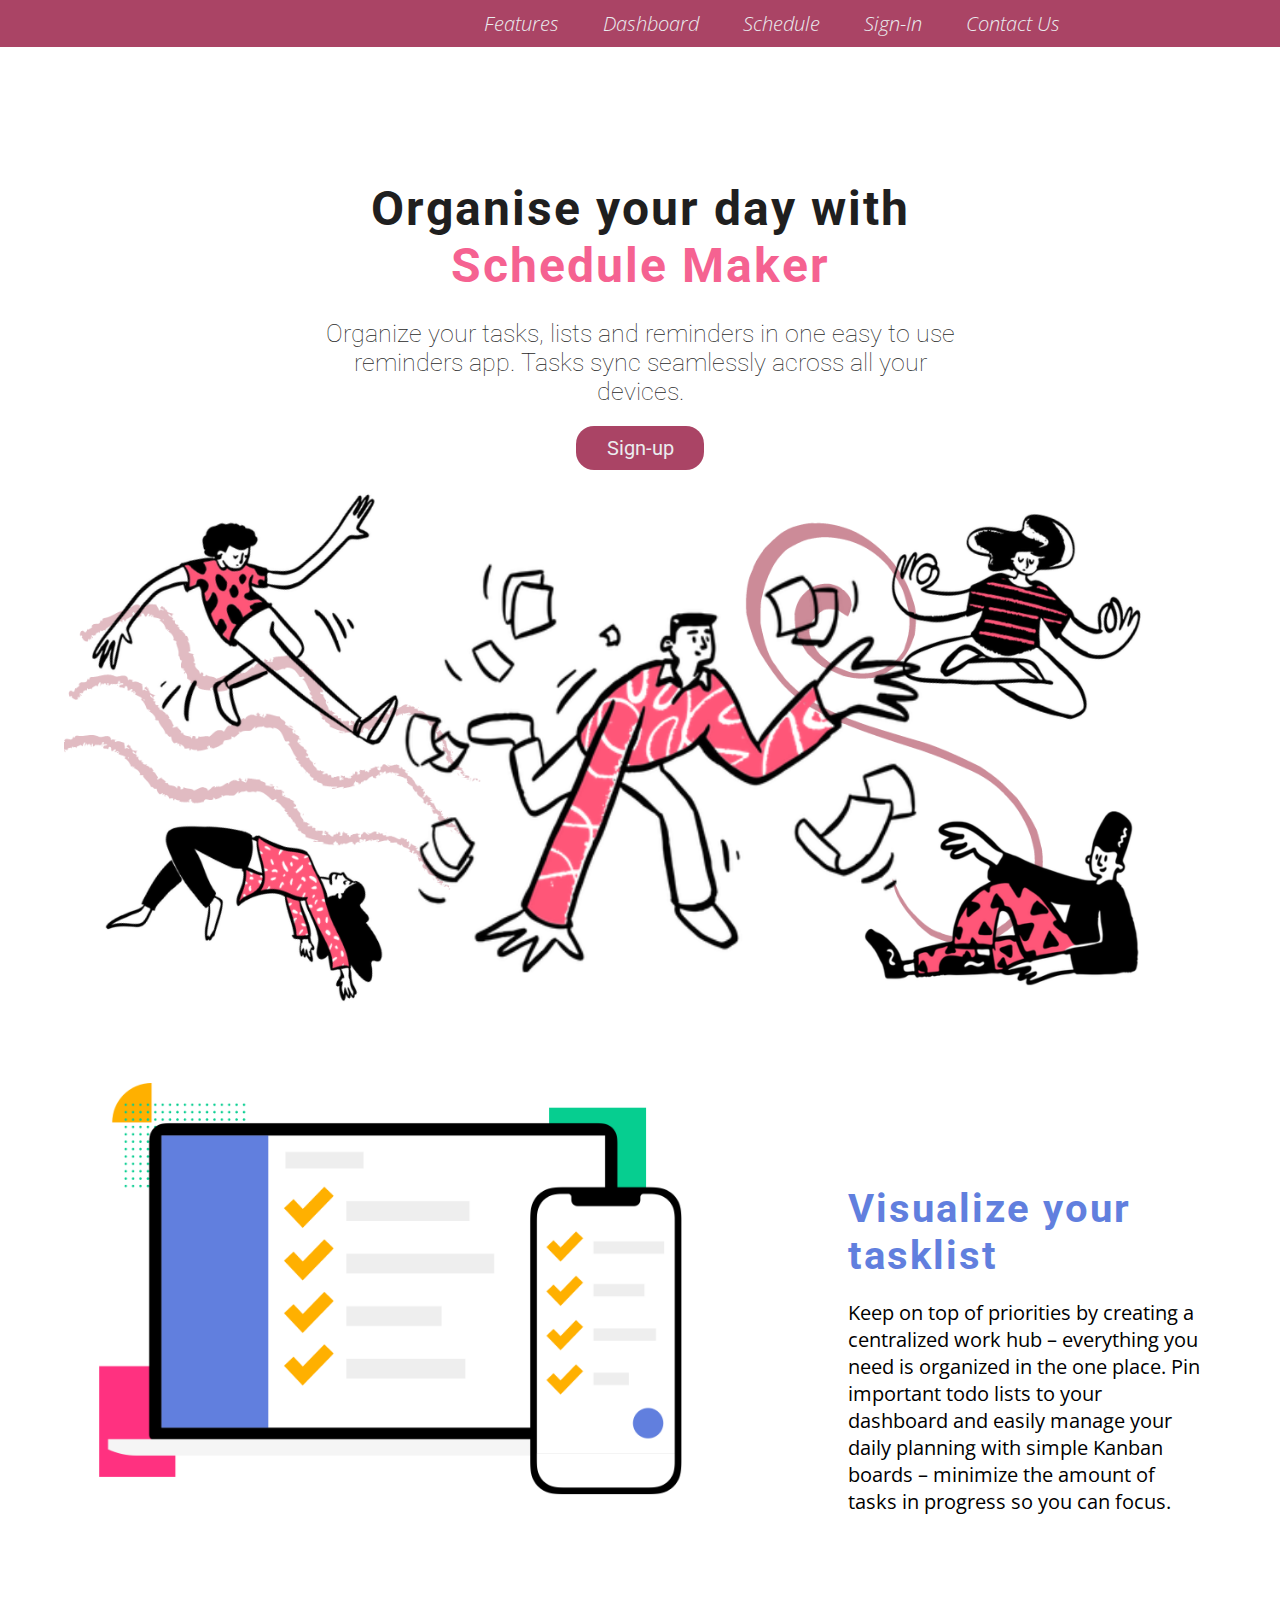
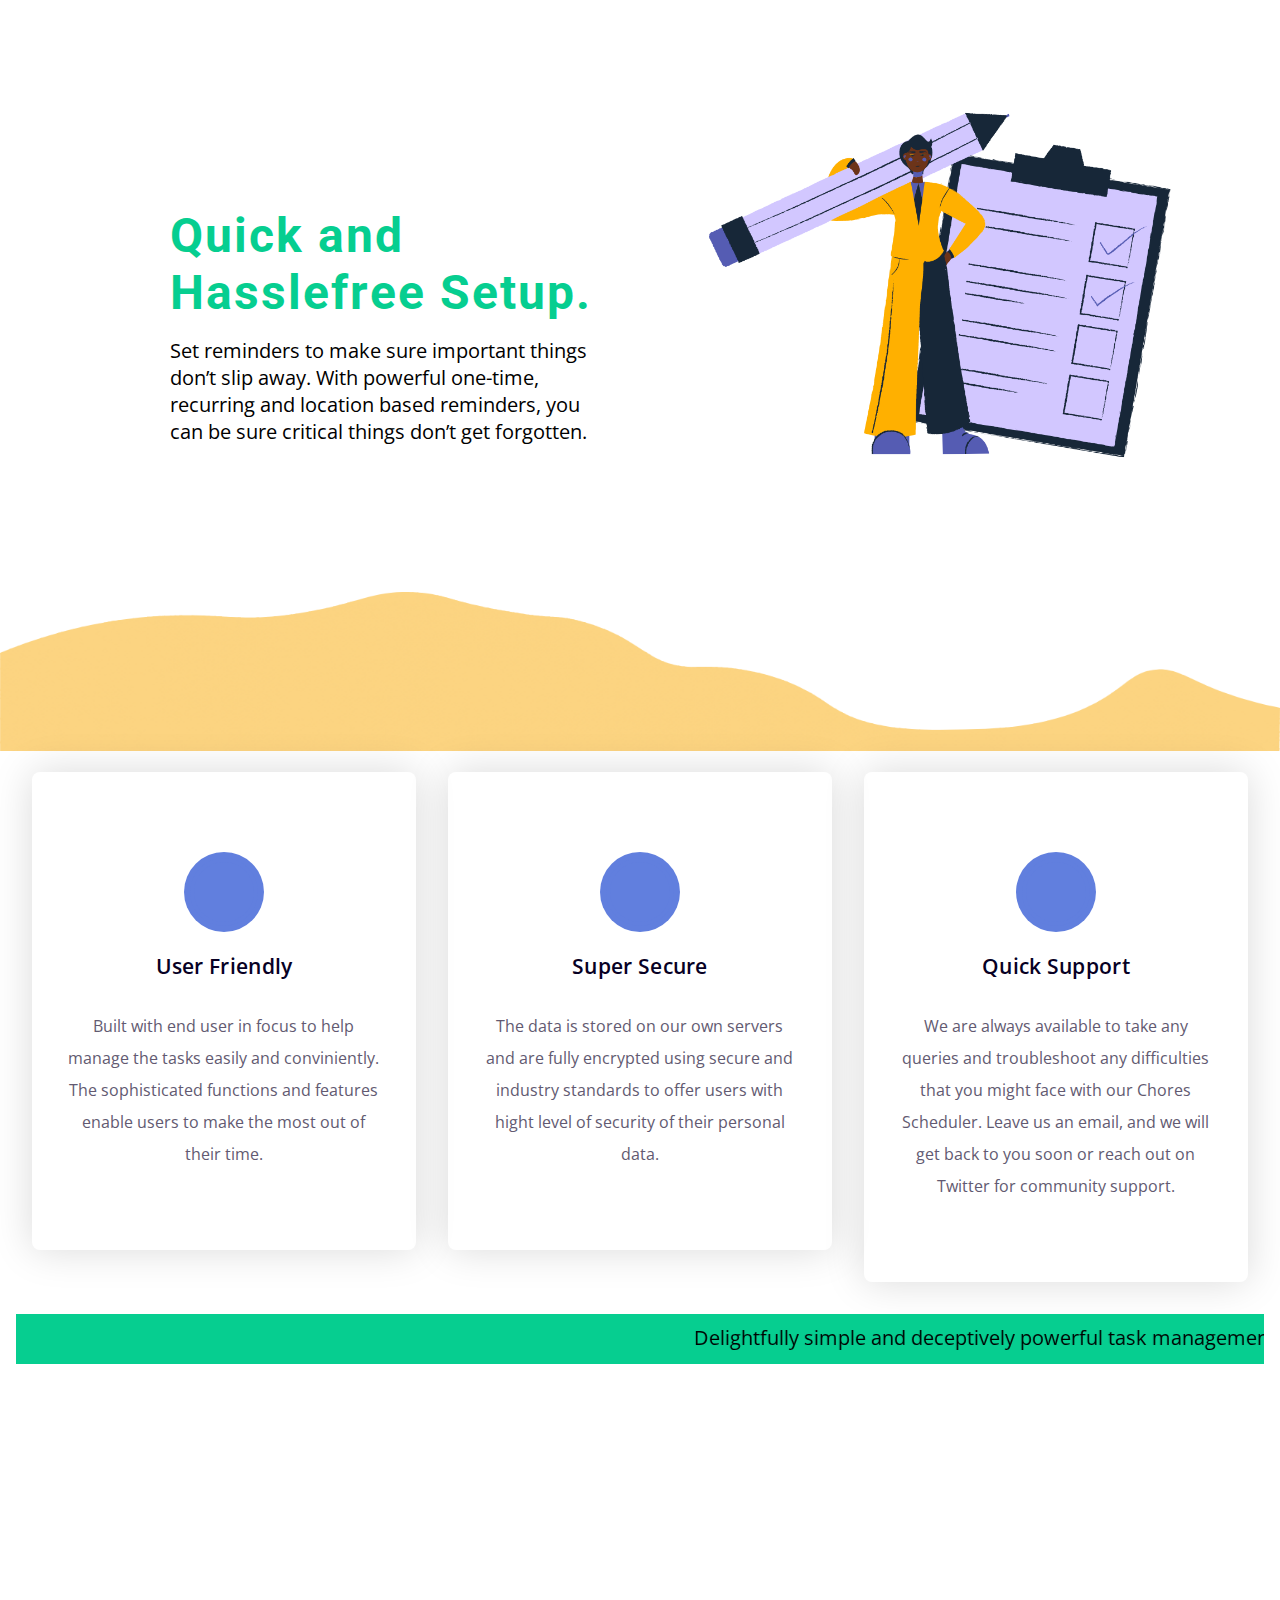
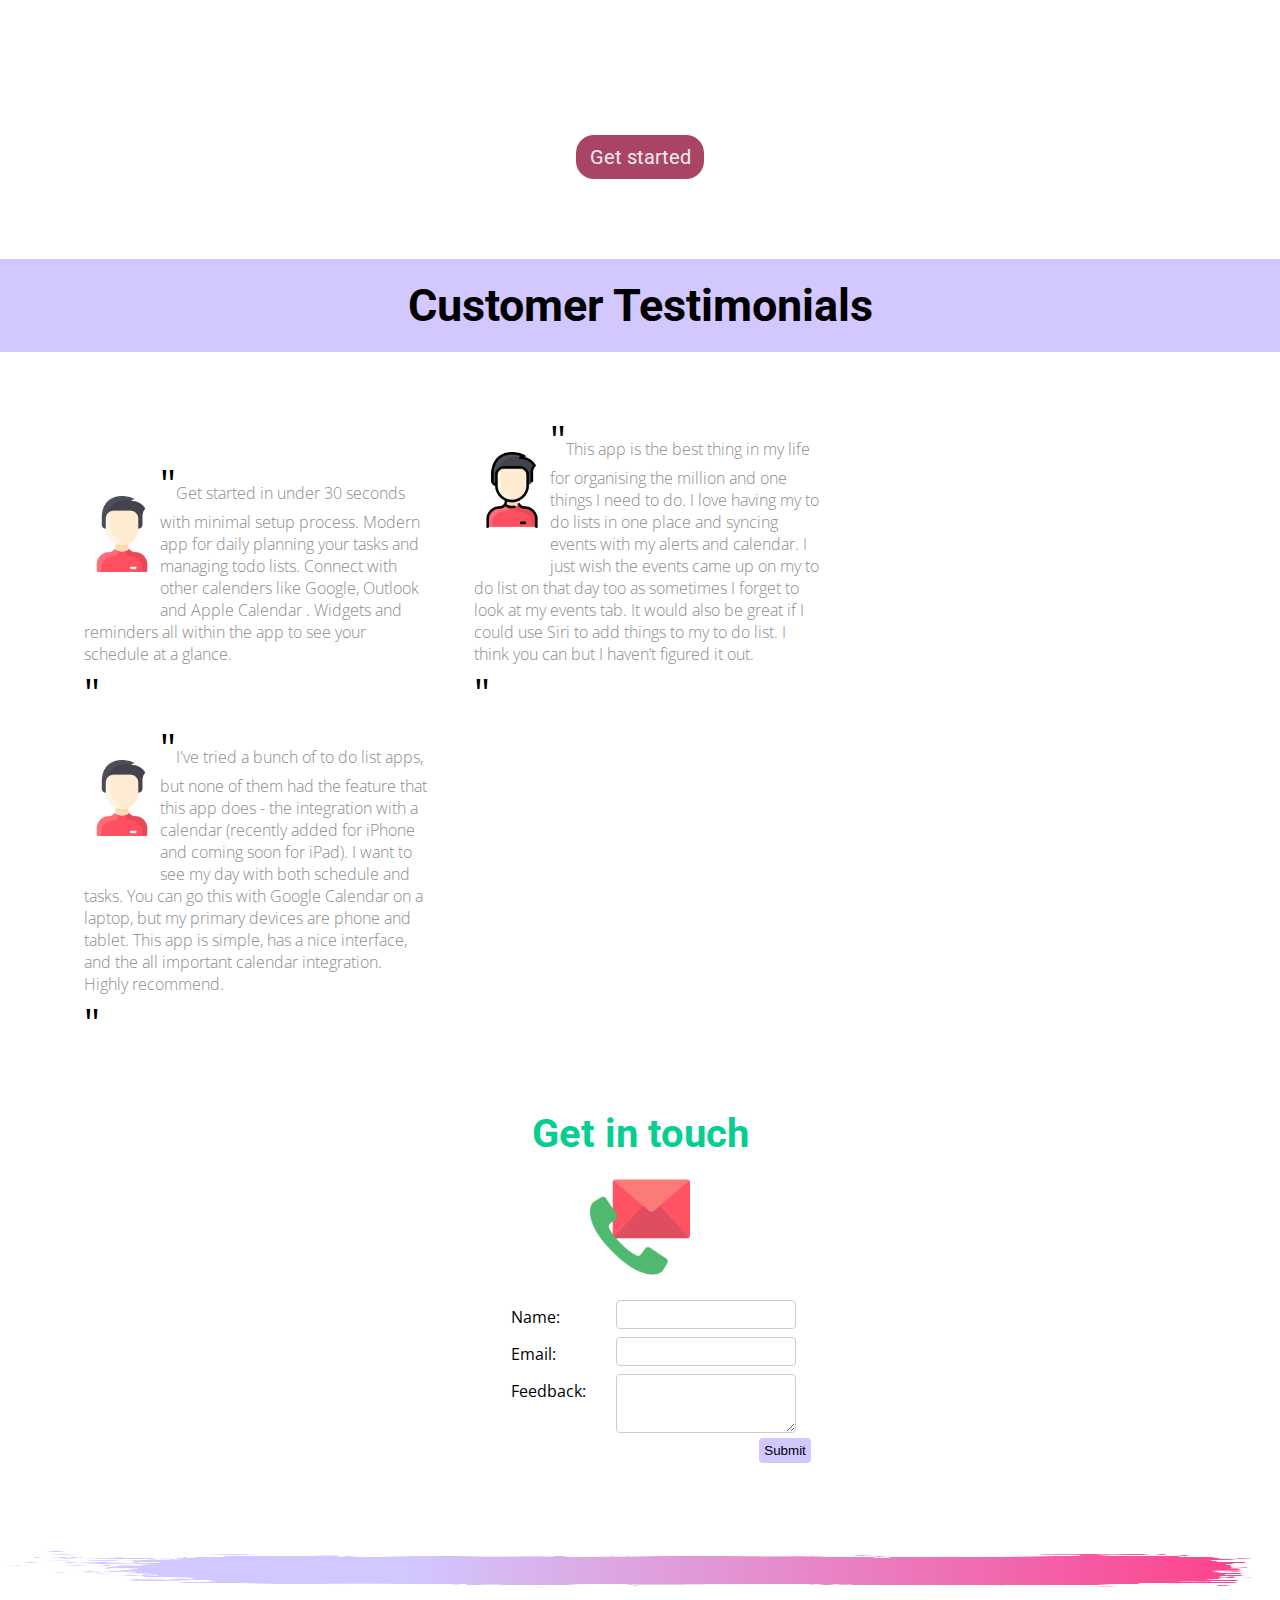
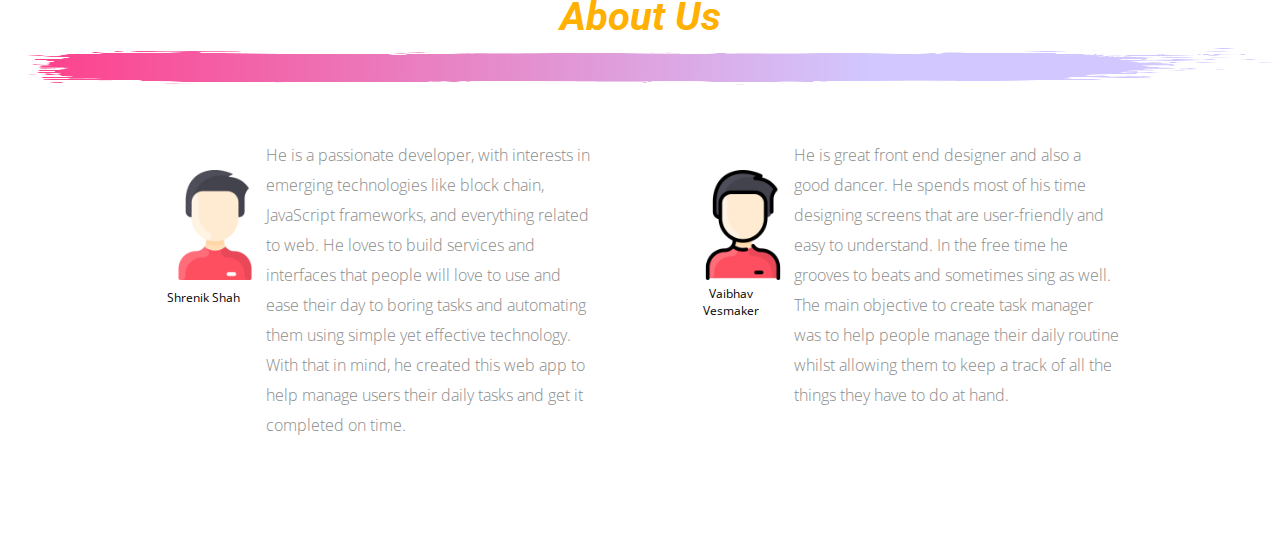
<file: index.html>
<!DOCTYPE html>
<html>

<head>
  <title>Your Personal Schedule Maker - Chores Scheduler</title>
  <meta name="description" content="Chores Schedules is the modern & simple daily planning app liked by millions of people worldwide. Make custom
  To-do list, create reminders and explore many more features crafted to maximise productivity.">
  <meta name="keywords" content="todo list, daily planning, reminders app, schedule maker">
  <meta name="robots" content="index, follow">
  <link rel="stylesheet" href="css/navbar.css">
  <link rel="stylesheet" href="css/features.css">
  <link rel="stylesheet" href="css/home.css">
  <meta viewport="width=device-width, initial-scale=1">
  <link rel="icon" href="/media/img/favicon.svg" type="image/x-icon">
  <!-- Google tag (gtag.js) -->
  <script async src="https://www.googletagmanager.com/gtag/js?id=G-NVHFQ6FBW0"></script>
  <script>
    window.dataLayer = window.dataLayer || [];
    function gtag() { dataLayer.push(arguments); }
    gtag('js', new Date());

    gtag('config', 'G-NVHFQ6FBW0');
  </script>
  <script type="text/javascript" src="JS/home.js" defer></script>
</head>

<body>
  <!-- Unordered List -->
  <nav class="navbar">
    <ul>
      <li><a href="#features">Features</a></li>
      <li><a href="Dashboard.html">Dashboard</a></li>
      <li><a href="Schedule.html">Schedule</a></li>
      <li> <a href="Login Page.html">Sign-In</a></li>
      <li><a href="#contact" id='navContact'>Contact Us</a></li>
    </ul>
  </nav>


  <div class="main">

    <div class="landing">
      <h1 align="center" style="font-size:48px; font-weight: bold;">Organise your day with</h1>
      <h2 align="center" style="color:#f56291; font-weight: bold; font-size: 48px;">Schedule Maker</h2>
      <p align="center" style="padding-top: 1em; width:50vw; margin: auto; font-weight: lighter;">Organize your tasks,
        lists and reminders in one easy to use reminders app. Tasks sync seamlessly across all your devices.</p>
      <a href="Login%20Page.html">Sign-up</a>
      <img src="media/img/home_design.png" alt="Hero Center Image">
    </div>
    <br>

    <section class="class2" id="features">
      <!-- <br style="visibility: hidden;"> -->

      <img src="media/img/home_img2.png" alt="Available on Mobile, Laptop and PC">
      <h2>Visualize your tasklist</h2>
      <p>Keep on top of priorities by creating a centralized work hub – everything you need is organized in the one
        place. Pin important todo lists to your dashboard and easily manage your daily planning with simple Kanban boards –
        minimize the amount of tasks in progress so you can focus.</p>
    </section>

    <section class="class3">
      <h2>Quick and <br>Hasslefree Setup.</h2>
      <p>Set reminders to make sure important things don’t slip away. With powerful one-time, recurring and location
        based reminders, you can be sure critical things don’t get forgotten.</p>
      <img class="one" src="media/img/2.png" alt="Todo List feature.">
    </section>
    <img class="class33 two" src="media/img/4.png" alt="Design element">
    <section>
      <div class="row">
        <!-- Column One -->
        <div class="column">
          <div class="card">
            <div class="icon">
              <i class="fa-solid fa-user"></i>
            </div>
            <h3>User Friendly</h3>
            <p>
              Built with end user in focus to help manage the tasks easily and conviniently. The sophisticated functions
              and features enable users to make the most out of their time.
            </p>
          </div>
        </div>
        <!-- Column Two -->
        <div class="column">
          <div class="card">
            <div class="icon">
              <i class="fa-solid fa-shield-halved"></i>
            </div>
            <h3>Super Secure</h3>
            <p>
              The data is stored on our own servers and are fully encrypted using secure and industry standards to offer
              users with hight level of security of their personal data.
            </p>
          </div>
        </div>
        <!-- Column Three -->
        <div class="column">
          <div class="card">
            <div class="icon">
              <i class="fa-solid fa-headset"></i>
            </div>
            <h3>Quick Support</h3>
            <p>
              We are always available to take any queries and troubleshoot any difficulties that you might face with our
              Chores Scheduler. Leave us an email, and we will get back to you soon or reach out on Twitter for
              community support.
            </p>
          </div>
        </div>
      </div>
    </section>
    <section class="class4">
      <marquee behavior="alternate" direction="left"><span class="mar_text">Delightfully simple and deceptively powerful
          task management</span>
      </marquee>
      <iframe src="https://www.youtube.com/embed/fqR7JP1s-aM?controls=0" frameborder="0"></iframe>
    </section>

    <div class="landing" style="padding-top:30px;"><a href="Login%20Page.html" title="Log into the app.">Get started</a>
    </div>

    <div class="test_main" id="contact" onmouseover="mouseOver();" onmouseout="mouseOut();">
      <p>Customer Testimonials</p>
    </div>
    <div class="testimonils">

      <div class="customer">
        <img src="media/img/man.png" alt="Customer 1">
        <p><span>"</span>Get started in under 30 seconds with minimal setup process. Modern app for daily planning your
          tasks and managing todo lists. Connect with other calenders like Google, Outlook and Apple Calendar . Widgets
          and reminders all within the app to see your schedule at a glance.<br><span>"</span> </p>
      </div>
      <div class="customer">
        <img src="media/img/man_2.png" alt="Customer 2">
        <p><span>"</span>This app is the best thing in my life for organising the million and one things I need to
          do. I love having my to do lists in one place and syncing events with my alerts and calendar. I just wish the
          events came up on my to do list on that day too as sometimes I forget to look at my events tab. It would also
          be great if I could use Siri to add things to my to do list. I think you can but I haven’t figured it
          out.<br><span>"</span> </p>
      </div>
      <div class="customer">
        <img src="media/img/man.png" alt="Customer 3">
        <p><span>"</span>I've tried a bunch of to do list apps, but none of them had the feature that this app does -
          the
          integration with a calendar (recently added for iPhone and coming soon for iPad). I want to see my day with
          both schedule and tasks. You can go this with Google Calendar on a laptop, but my primary devices are phone
          and tablet. This app is simple, has a nice interface, and the all important calendar integration. Highly
          recommend.<br><span>"</span> </p>
      </div>
    </div>

    <div class="contact">
      <p>Get in touch</p>
      <div class="contactimg">
        <img src="media/img/contact.png" style="width: 100px; padding:0.5em 0;" alt="Contact us for more information.">
      </div>
      <div class="contactform">
        <form name="contactForm" action="#" method="get" id="contactForm" onsubmit="return contactFormValidate(event);">
          <div class="row">
            <div class="col25">
              <label for="name">Name: </label>
            </div>
            <div class="col75">
              <input id='nameInput' type="text" name="name" onblur="changeBlur(this);"><br>
              <small></small>
            </div>
          </div>
          <div class="row">
            <div class="col25">
              <label for="email">Email: </label>
            </div>
            <div class="col75">
              <input type="email" name="email" onblur="changeBlur(this);"><br>
              <small></small>
            </div>
          </div>
          <div class="row">
            <div class="col25">
              <label for="feedback">Feedback: </label>
            </div>
            <div class="col75">
              <textarea name="feedback" id="feedback" rows="3" onblur="changeBlur(this);"></textarea>
            </div>
          </div>
          <button type="submit">Submit</button>
        </form>
      </div>
    </div>

    <div class="linebreak">
      <img src="media/img/line_break.png" alt="Design element.">
      <p>About Us</p>
      <img style="transform:scaleX(-1);" src="media/img/line_break.png" alt="Design element">
    </div>

    <div class="about">
      <div class="person1">
        <div class="username">
          <img src="media/img/man.png" alt="Shrenik Shah - Creator">
          <p>Shrenik Shah</p>
        </div>
        <div class="userinfo">
          <p onmousedown="mouseDown(this);" onmouseup='mouseUp(this);'>
            He is a passionate developer, with interests in emerging technologies like block chain, JavaScript
            frameworks, and everything related to web. He loves to build services and interfaces that people will love
            to use and ease their day to boring tasks and automating them using simple yet effective technology. With
            that in mind, he created this web app to help manage users their daily tasks and get it completed on time.
          </p>
        </div>
      </div>
      <div class="person1 person2">
        <div class="username">
          <img src="media/img/man_2.png" alt="Vaibhav - Creator">
          <p>Vaibhav Vesmaker</p>
        </div>
        <div class="userinfo">
          <p onmousedown="mouseDown(this);" onmouseup='mouseUp(this);'>
            He is great front end designer and also a good dancer. He spends most of his time designing screens that are
            user-friendly and easy to understand. In the free time he grooves to beats and sometimes sing as well. The
            main objective to create task manager was to help people manage their daily routine whilst allowing them to
            keep a track of all the things they have to do at hand.
          </p>
        </div>
      </div>
    </div>
  </div>
</body>

</html>
</file>
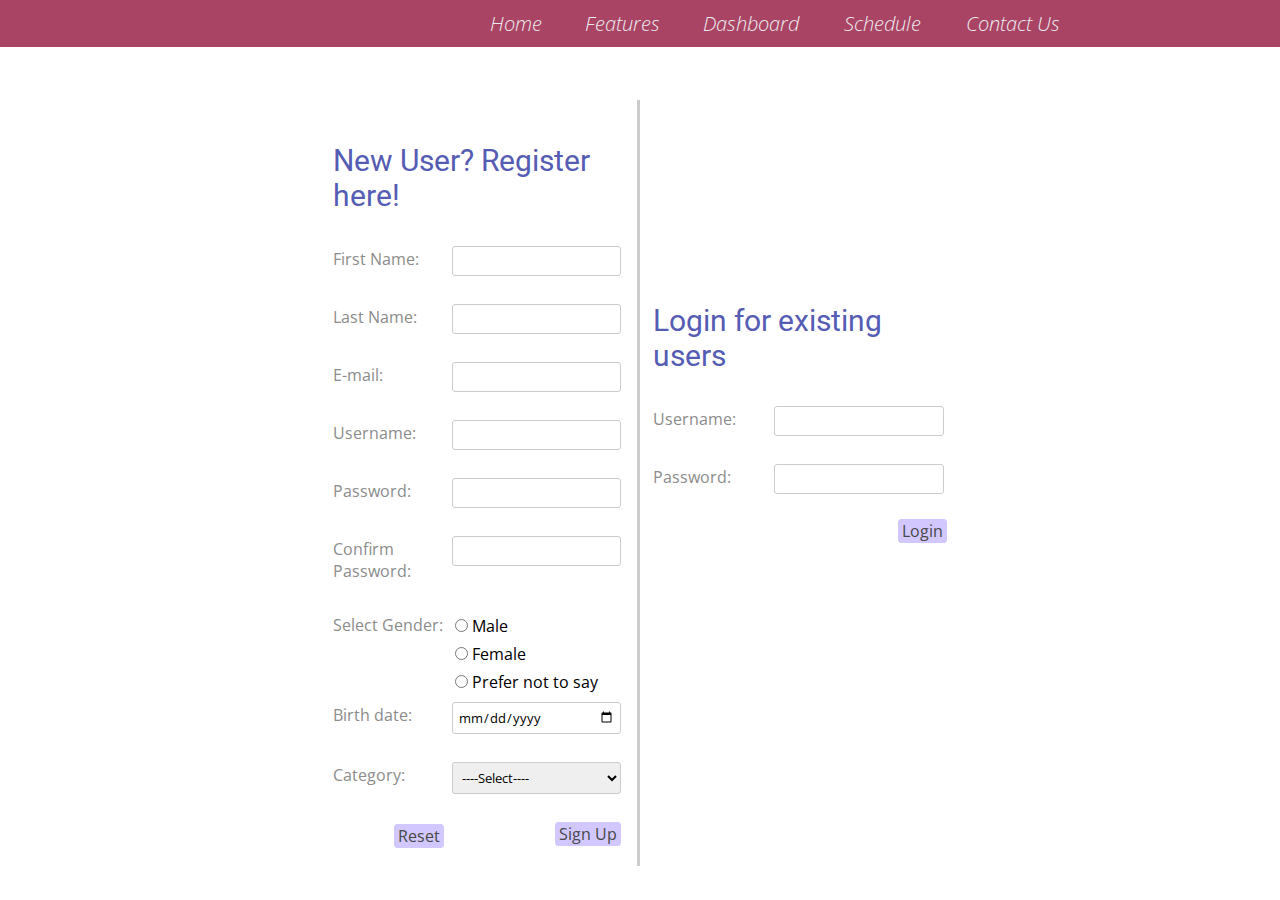
<file: Login Page.html>
<!DOCTYPE html>
<html lang="en" xmlns="http://www.w3.org/1999/xhtml" xml:lang="en">

<head>
  <meta charset="UTF-8" />
  <meta name="viewport" content="width=device-width, initial-scale=1.0" />
  <link rel="icon" href="/media/img/favicon.svg" type="image/x-icon">

  <title>Login Page</title>
  <link rel="stylesheet" href="css/navbar.css" />
  <link rel="stylesheet" href="css/login.css" />
  <!-- Google tag (gtag.js) -->
<script async src="https://www.googletagmanager.com/gtag/js?id=G-NVHFQ6FBW0"></script>
<script>
  window.dataLayer = window.dataLayer || [];
  function gtag(){dataLayer.push(arguments);}
  gtag('js', new Date());

  gtag('config', 'G-NVHFQ6FBW0');
</script>
  <script type="text/javascript" src="JS/login.js" defer></script>
</head>

<body>
  <nav class="navbar">
    <ul>
    	<li><a href="/">Home</a></li>
    	<li><a href="/#features">Features</a></li>
      <li>
        <a href="Dashboard.html">Dashboard</a>
      </li>
      <li>
        <a href="Schedule.html">Schedule</a>
      </li><!-- <li> <a href="Login Page.html">Sign-In</a></li> -->
      <li>
        <a href="/#contact">Contact Us</a>
      </li>
    </ul>
  </nav>
  <div class="main">
    <div class="container">
      <div class="register">
        <h2>New User? Register here!</h2>
        <form method="post" onsubmit="return registerValidate();" name="registerNewUser" action="#" autocomplete="off"
          onreset="return confirmReset();">
          <div class="row">
            <div class="c25">
              <label for="first" title="User">First Name:</label>
            </div>
            <div class="c75">
              <input type="text" name="first" /><br />
              <small></small>
            </div>
          </div><br />
          <div class="row">
            <div class="c25">
              <label for="last">Last Name:</label>
            </div>
            <div class="c75">
              <input type="text" name="last" /><br />
              <small></small>
            </div>
          </div><br />
          <div class="row">
            <div class="c25">
              <label for="email">E-mail:</label>
            </div>
            <div class="c75">
              <input type="email" name="email" /><br />
              <small></small>
            </div>
          </div><br />
          <div class="row">
            <div class="c25">
              <label for="user">Username:</label>
            </div>
            <div class="c75">
              <input type="text" name="user" /><br />
              <small></small>
            </div>
          </div><br />
          <div class="row">
            <div class="c25">
              <label for="pass">Password:</label>
            </div>
            <div class="c75">
              <input type="password" name="pass" /><br />
              <small></small>
            </div>
          </div><br />
          <div class="row">
            <div class="c25">
              <label for="passcon">Confirm Password:</label>
            </div>
            <div class="c75">
              <input type="password" name="passcon" /><br />
              <small></small>
            </div>
          </div><br />
          <!-- radio buttons -->
          <div class="row">
            <div class="c25">
              <label for="gender">Select Gender:</label>
            </div>
            <div class="c75">
              <p><span class="option">
                  <input type="radio" id="male" name="gen" value="male" />
                  <label for="male">Male</label><br /></span> <span class="option">
                  <input type="radio" id="fem" name="gen" value="female" />
                  <label for="fem">Female</label>
                  <br /></span> <span class="option">
                  <input type="radio" id="not" name="gen" value='other' />
                  <label for="not">Prefer not to say</label>
                  <br /></span></p>
            </div>
          </div>
          <div class="row">
            <div class="c25">
              <label for="dob">Birth date:</label>
            </div>
            <div class="c75">
              <input type="date" name="" id="dob" /><br />
            </div>
          </div><br />
          <div class="row">
            <div class="c25">
              <label for="category">Category:</label>
            </div>
            <div class="c75">
              <select name="" id="category">
                <option value="">----Select----</option>
                <option value="">
                  Student
                </option>
                <option value="">
                  Working Professional
                </option>
                <option value="">
                  Senior Citizen
                </option>
              </select>
            </div>
          </div><br />
          <div class="row">
            <div class="c25"><input type="reset" name="" value="Reset"></div>
            <div class="c75">

              <input type="submit" value="Sign Up" id="signin" />
            </div>
          </div>
        </form>
      </div>
      <div class="login">
        <h2>Login for existing users</h2>
        <form name="loginform" method="get" action="#" onsubmit="return loginValidate();" id="loginform">
          <div class="row">
            <div class="c25">
              <label for="userLogin">Username:</label>
            </div>
            <div class="c75">
              <input type="text" id="userLogin" /><br />
            </div>
          </div><br />
          <div class="row">
            <div class="c25">
              <label for="passLogin">Password:</label>
            </div>
            <div class="c75">
              <input type="password" id="passLogin" /><br />
            </div>
          </div><br />
          <div class="row">
            <input type="submit" value="Login" />
          </div>
        </form>
      </div>
    </div>
  </div>
</body>

</html>
</file>
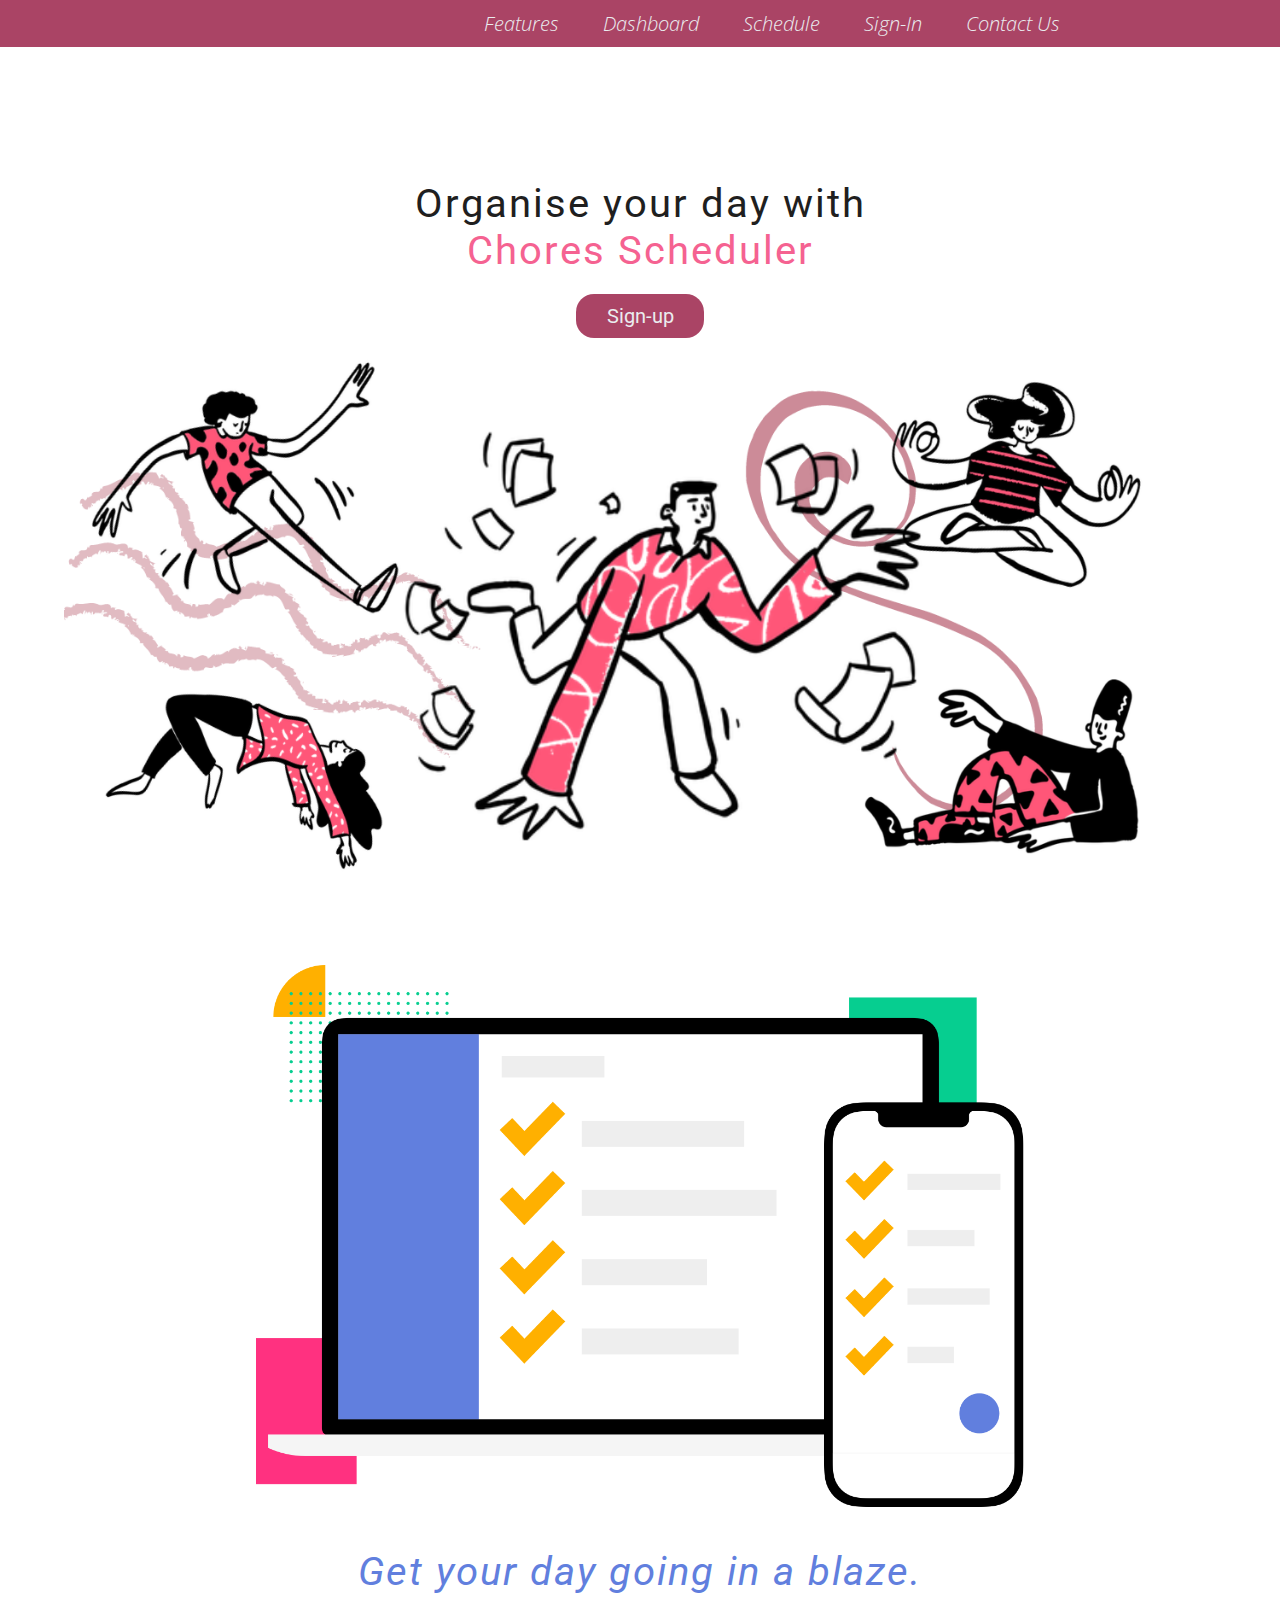
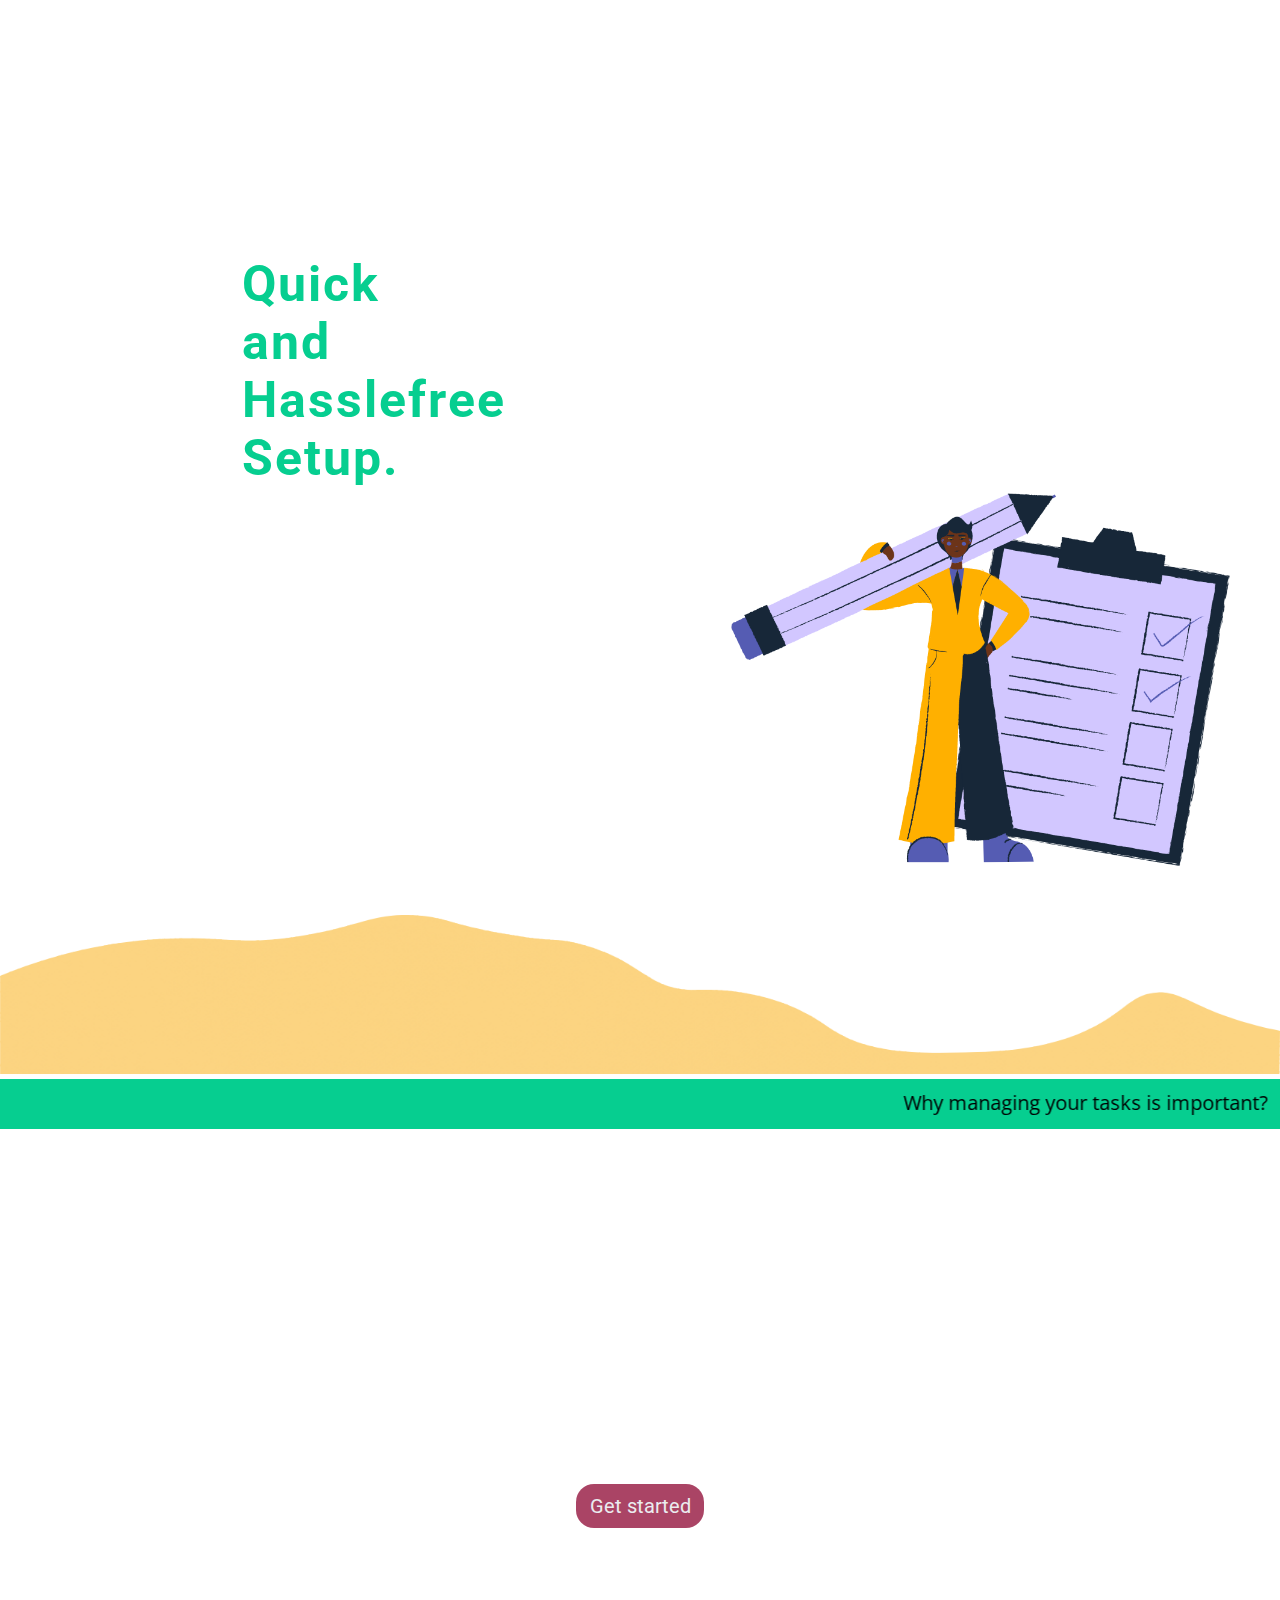
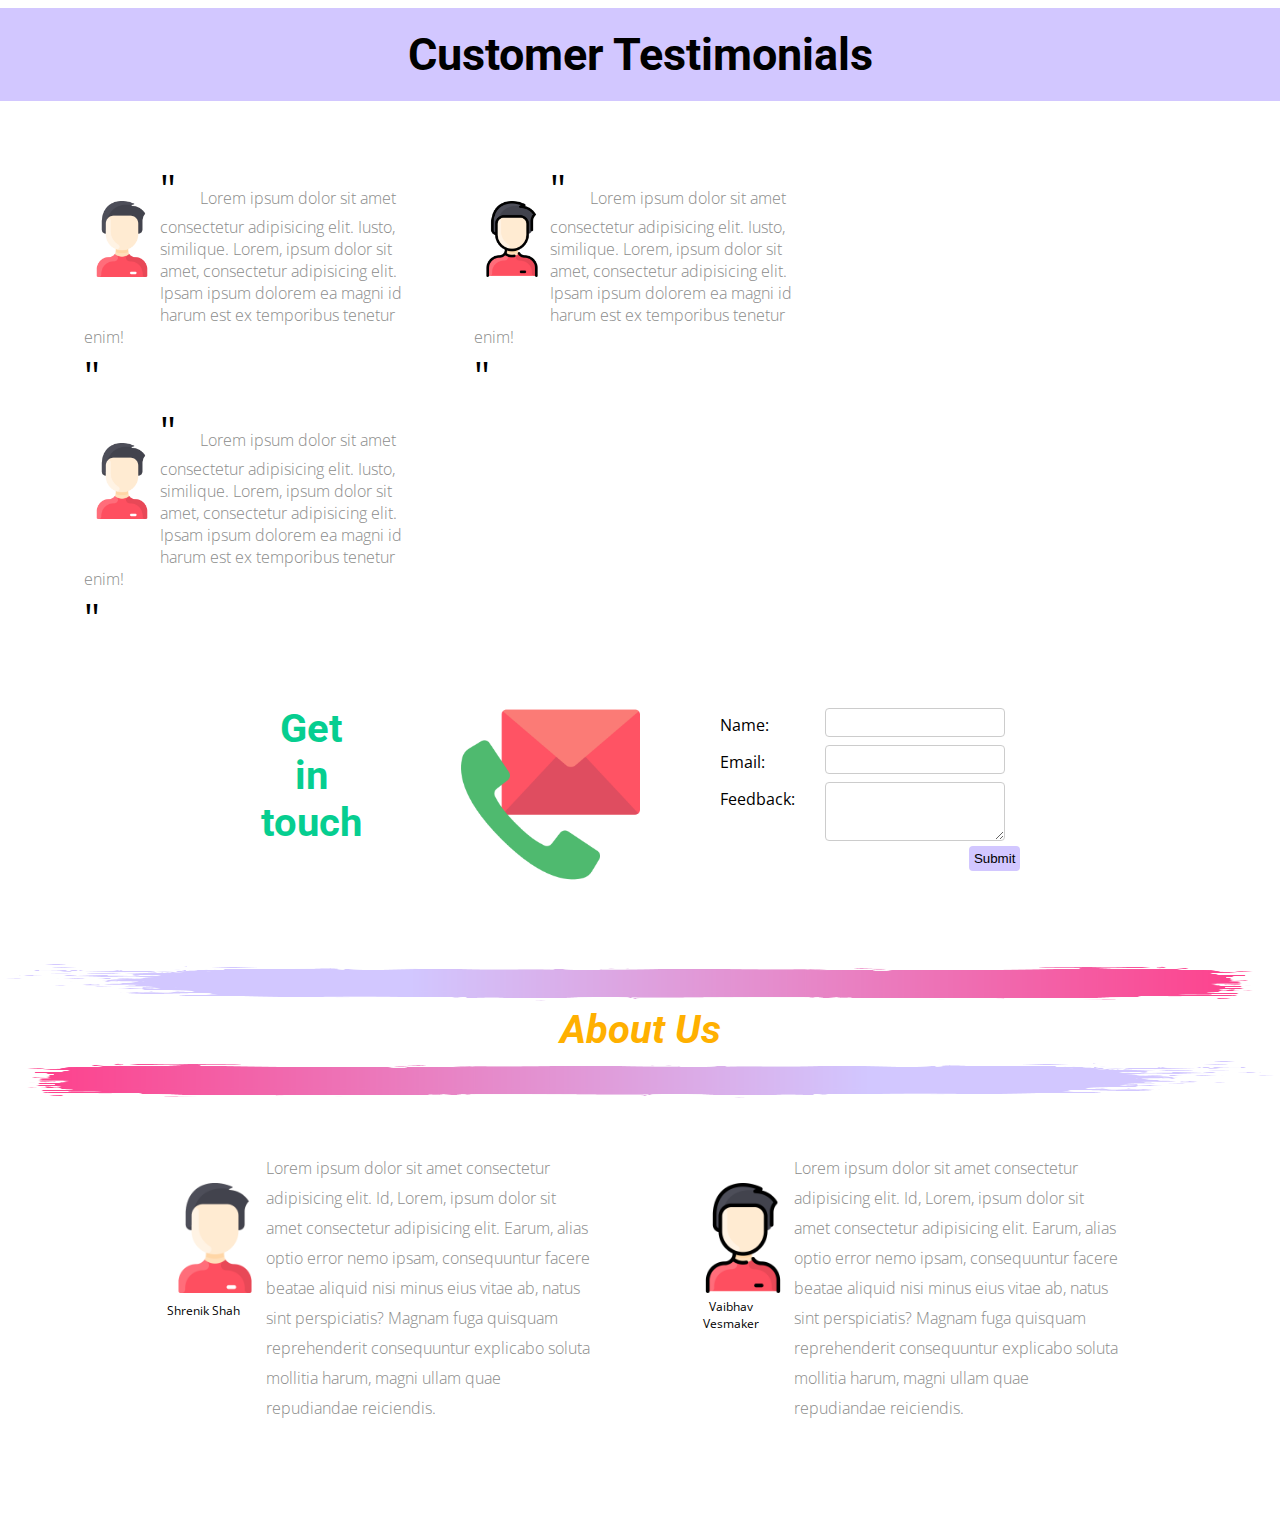
<file: src/HTML/HomePage.html>
<!DOCTYPE html>
<html>
<head>
  <title>Home Page</title>
  <link rel="stylesheet" href="../css/navbar.css">
  <link rel="stylesheet" href="../css/home.css">
  <meta viewport="width=device-width, initial-scale=1">
  <script src="../JS/home.js" defer></script>
</head>

<body>
  <!-- Unordered List -->
<nav class="navbar">
    <ul>
  <li><a href="#features">Features</a></li>
  <li><a href="Dashboard.html">Dashboard</a></li>
  <li><a href="Schedule.html">Schedule</a></li>
  <li> <a href="Login Page.html">Sign-In</a></li>
  <li><a href="#contact" id='navContact'>Contact Us</a></li>
</ul></nav>


<div class="main">

<div class="landing" >
  <h1 align="center">Organise your day with</h1>
 <h1 align="center" style="color:#f56291">Chores Scheduler</h1>
  <a href="Login%20Page.html">Sign-up</a>
<img src="../../media/img/home_design.png" alt="">
</div>
<br>

<section class="class2" id="features">
 <!-- <br style="visibility: hidden;"> -->
   
 <img src="../../media/img/home_img2.png" alt="">
 <h1>Get your day going in a blaze.</h1>
 
</section>

<section class="class3">
  <h1>Quick <br>and <br>Hasslefree <br> Setup.</h1>
  <img class="one"src="../../media/img/2.png" alt="">
  <img class="two" src="../../media/img/4.png" alt="">
</section>

<section class="class4">
<marquee behavior="alternate" direction="left"><span class="mar_text">Why managing your tasks is important?</span></marquee>
<iframe src="https://www.youtube.com/embed/fqR7JP1s-aM?controls=0" frameborder="0"></iframe>
</section>

<div class="landing" style="padding-top:30px;"><a href="Login%20Page.html">Get started</a></div>

<div class="test_main" id="contact" onmouseover="mouseOver();" onmouseout="mouseOut();">
      <p>Customer Testimonials</p>
    </div>
<div class="testimonils">
   
    <div class="customer">
      <img src="../../media/img/man.png" alt="">
      <p><span>"</span>&nbsp&nbsp&nbsp&nbsp&nbsp&nbspLorem ipsum dolor sit amet consectetur adipisicing elit. Iusto, similique. Lorem, ipsum dolor sit amet, consectetur adipisicing elit. Ipsam ipsum dolorem ea magni id harum est ex temporibus tenetur enim!<br><span>"</span>  </p>
    </div>
     <div class="customer">
      <img src="../../media/img/man_2.png" alt="">
      <p><span>"</span>&nbsp&nbsp&nbsp&nbsp&nbsp&nbspLorem ipsum dolor sit amet consectetur adipisicing elit. Iusto, similique. Lorem, ipsum dolor sit amet, consectetur adipisicing elit. Ipsam ipsum dolorem ea magni id harum est ex temporibus tenetur enim!<br><span>"</span>  </p>
    </div>
     <div class="customer">
      <img src="../../media/img/man.png" alt="">
      <p><span>"</span>&nbsp&nbsp&nbsp&nbsp&nbsp&nbspLorem ipsum dolor sit amet consectetur adipisicing elit. Iusto, similique. Lorem, ipsum dolor sit amet, consectetur adipisicing elit. Ipsam ipsum dolorem ea magni id harum est ex temporibus tenetur enim!<br><span>"</span>  </p>
    </div>
</div>

<div class="contact">
  <p>Get <br> in <br>touch</p>  
  <div class="contactimg">
  <img src="../../media/img/contact.png" alt="">
  </div>
  <div class="contactform">
  <form name="contactForm" action="#" method="get" id="contactForm" onsubmit="return contactFormValidate(event);">
    <div class="row">
      <div class="col25">
        <label for="name">Name: </label>
      </div>
      <div class="col75">
        <input id='nameInput' type="text" name="name" onblur="changeBlur(this);"><br>
                        <small></small>
      </div>
    </div>
    <div class="row">
    <div class="col25">
    <label for="email">Email: </label>
    </div>  
    <div class="col75">
    <input type="email" name="email" onblur="changeBlur(this);"><br>
                    <small></small>
    </div>  
    </div>
      <div class="row"><div class="col25">
        <label for="feedback">Feedback: </label>
      </div>
      <div class="col75">
    <textarea name="feedback" id="feedback" rows="3" onblur="changeBlur(this);"></textarea>
      </div>
    </div>
    <button type="submit">Submit</button>
  </form>
  </div>
</div>

<div class="linebreak">
  <img src="../../media/img/line_break.png" alt="">
  <p>About Us</p>
  <img style="transform:scaleX(-1);"src="../../media/img/line_break.png" alt="">
</div>

<div class="about">
  <div class="person1">
    <div class="username">
    <img src="../../media/img/man.png" alt="">
    <p>Shrenik Shah</p>
    </div>
    <div class="userinfo">
      <p onmousedown="mouseDown(this);" onmouseup='mouseUp(this);'>Lorem ipsum dolor sit amet consectetur adipisicing elit. Id, Lorem, ipsum dolor sit amet consectetur adipisicing elit. Earum, alias optio error nemo ipsam, consequuntur facere beatae aliquid nisi minus eius vitae ab, natus sint perspiciatis? Magnam fuga quisquam reprehenderit consequuntur explicabo soluta mollitia harum, magni ullam quae repudiandae reiciendis.</p>
    </div>
  </div>
  <div class="person1 person2">
    <div class="username">
    <img src="../../media/img/man_2.png" alt="">
    <p>Vaibhav Vesmaker</p>
    </div> 
  <div class="userinfo">
      <p onmousedown="mouseDown(this);" onmouseup='mouseUp(this);'>Lorem ipsum dolor sit amet consectetur adipisicing elit. Id, Lorem, ipsum dolor sit amet consectetur adipisicing elit. Earum, alias optio error nemo ipsam, consequuntur facere beatae aliquid nisi minus eius vitae ab, natus sint perspiciatis? Magnam fuga quisquam reprehenderit consequuntur explicabo soluta mollitia harum, magni ullam quae repudiandae reiciendis.</p>
    </div>
  </div>
</div>
</div>
</body>
</html>
</file>
<file: css/navbar.css>
@import url('https://fonts.googleapis.com/css2?family=Open+Sans:ital,wght@0,400;0,700;1,300&display=swap');
@import url('https://fonts.googleapis.com/css2?family=Roboto:ital,wght@0,300;0,400;1,400&display=swap');

*{
	margin:0;
	padding: 0;
	box-sizing:border-box;
}
br,nav {
user-select:none;
}

body{
	font-family: 'Open Sans', sans-serif;
	box-sizing: border-box;
	height:100vh;
}
/*Navigation Bar*/
nav{
	position: fixed;
	width: 100%;
	overflow: hidden;
	top: 0;
}
.navbar ul{
	text-align: right;
	padding-right:200px;
	background-color: #aa4465;
	padding-top:10px;
	padding-bottom: 10px;
	margin-top:0px;
}
.navbar li{
	overflow: hidden;
	display: inline;
	font-size: 20px;
	color:#ebecef;
	font-weight: 300;
	font-style: italic;
	text-decoration: none;
	list-style: none;
	height:37px;
	/*margin: 0 20px;*/
	/*border-bottom:1px solid black;*/
	padding: 10px 20px;
}
.navbar li:hover{
color:#aa4465;
background-color: #ebecef;
}
.navbar a{
	text-decoration: none;
	color: inherit;
}
.main {
padding-top:100px;
/*margin-bottom: 100px;*/
}

@media screen and (max-width: 600px){
	.navbar li{
		display: block;
		text-align: center;

	}
	.navbar ul{
		padding: 0;
		text-align: center;
	}
	.main{
		padding-top:200px;
	}
}
</file>
<file: css/features.css>
.row {
    display: flex;
    flex-wrap: wrap;
  }
  .row h1 {
    width: 100%;
    text-align: center;
    font-size: 3.75em;
    margin: 0.6em 0;
    font-weight: 600;
    color: #070024;
  }
  .column {
    padding: 1em;
  }
  .card {
    padding: 3.1em 1.25em;
    text-align: center;
    background: linear-gradient(0deg, #617fde 10px, transparent 10px);
    background-repeat: no-repeat;
    background-position: 0 0.62em;
    box-shadow: 0 0 2.5em rgba(0, 0, 0, 0.15);
    border-radius: 0.5em;
    transition: 0.5s;
    cursor: pointer;
  }
  .card .icon {
    font-size: 2.5em;
    height: 2em;
    width: 2em;
    margin: auto;
    background-color: #617fde;
    display: grid;
    place-items: center;
    border-radius: 50%;
    color: #ffffff;
  }
  .icon:before {
    position: absolute;
    content: "";
    height: 1.5em;
    width: 1.5em;
    border: 0.12em solid #617fde;
    border-radius: 50%;
    transition: 0.5s;
  }
  .card h3 {
    font-size: 1.3em;
    margin: 1em 0 1.4em 0;
    font-weight: 600;
    letter-spacing: 0.3px;
    color: #070024;
  }
  .card p {
    line-height: 2em;
    color: #625a71;
  }
  .card:hover {
    background-position: 0;
  }
  .card:hover .icon:before {
    height: 2.25em;
    width: 2.25em;
  }
  @media screen and (min-width: 768px) {
    section {
      padding: 1em 7em;
    }
  }
  @media screen and (min-width: 992px) {
    section {
      padding: 1em;
    }
    .card {
      padding: 5em 2em;
    }
    .column {
      flex: 0 0 33.33%;
      max-width: 33.33%;
      padding: 0 1em;
    }
  }
</file>
<file: css/home.css>
@import url(https://fonts.googleapis.com/css2?family=Open+Sans:ital,wght@0,400;0,700;1,300&display=swap);
@import url(https://fonts.googleapis.com/css2?family=Roboto:ital,wght@0,300;0,400;1,400&display=swap);
@import url(https://fonts.googleapis.com/css2?family=Anton&display=swap);

* {
    box-sizing: border-box;
    margin: 0;
    padding: 0;
    /*max-width: 100%;*/
}

br, nav {
    user-select: none;
}

.landing {
    padding-top: 80px;
    color: #1f1f1f;
    font-family: Roboto;
    font-size: 25px;
}

div.landing img {
    width: 90%;
    display: block;
    padding-top: 20px;
    margin: 0 auto;
}

.landing a {
    display: block;
    width: 10%;
    color: #ebecef;
    background-color: #aa4465;
    text-decoration: none;
    font-size: 20px;
    text-align: center;
    padding-top: 10px;
    padding-bottom: 10px;
    height: auto;
    border-radius: 18px;
    transition: .3s;
    margin: 20px auto 0;
}

.landing a:hover {
    background-color: #f56291;
    transition-timing-function: ease-in;
}

.class2 {
    display: grid;
    grid-template-columns: 2fr 1fr;
    grid-template-rows: repeat(2, 1fr);
    grid-column-gap: 0px;
    grid-row-gap: 0px;
    width: auto;
}


h1,h2 {
    font-family: Roboto;
    font-size: 40px;
    font-weight: 400;
    letter-spacing: 2px;
}

.class2 img {
    /* display: block; */
    grid-column-start: 1;
    grid-row: 1 / span 2;
    width: 80%;
    border-radius: 10px;
    padding:0 0 0 10%;
}

.class2 h2 {
    /* display: block; */
    grid-column-start: 2;
    grid-row: 1 / 2;
    color: #617fde;
    margin-top: 40px;
    text-align: start;
    padding-right: 30%;
    font-weight: bold;
    padding-top: 15%;
}

.class2 p {
    grid-column-start: 2;
    grid-row: 2 / 3;
    /* padding: 16px; */
    font-size: 20px;
    /* text-align: justify; */
    /* margin-left: 50px; */
    /* width: 50vw; */
    padding-right: 15%;

}

.class2 h2::selection {
    color: #ffb000;
}

.class3 h2::selection {
    color: #ff3180;
}

.class3 h2 {
    display: block;
    width: auto;
    text-align: start;
    color: #06ce90;
    font-size: 20px;
}

.class3 {
    display: grid;
    grid-template-columns: repeat(2, 1fr);
    grid-template-rows: repeat(2, 1fr);
    grid-column-gap: 0px;
    grid-row-gap: 0px;
    margin-top: 160px;
}

.class3 img.one {
    /* display: inline; */
    grid-column-start: 2;
    grid-row: 1 / span 2;
    width: 85%;
    border-radius: 10px;
    /* float:right; */
    /* margin: 0 40px; */
}

.class33.two {
    width: 100%;
    height: 200px;
}

.class3 p {
    /* display: inline-block; */
    grid-row: 2 / 3;
    padding: 16px;
    font-size: 20px;
    /* text-align: justify; */
    margin-left: 50px;
    width: 50vw;
    padding: 1rem 15%;

}

.class3 h2, br {
    /* display: inline-block; */
    grid-column: 1 / 2;
    text-align: justify;
    margin-left: 50px;
    margin-top: 100px;
    font-family: Roboto;
    font-weight: 700;
    /* color:pink; */
    font-size: 48px;
    padding: 0 15%;
}

.class4 marquee {
    background-color: #06ce90;
    height: 50px;
}

span.mar_text {
    display: block;
    font-family: Open Sans;
    font-size: 20px;
    margin: 10px 0;
    padding: 0;
}

iframe {
    display: block;
    width: 40%;
    height: 300px;
    padding-top: 50px;
    margin: 0 auto;
}

div.testimonils {
    display: block;
    height: auto;
    width: 90%;
    margin: 50px auto 0;
}

.customer {
    display: inline-block;
    width: 30%;
    margin: 0 20px;
}

.customer img {
    float: left;
    width: 22%;
    padding: 40px 0;
}

.customer p {
    font-weight: 200;
    color: #8b8c8b;
}

.customer span {
    font-weight: 400;
    font-style: Anton;
    font-size: 40px;
    color: #000;
}

div.test_main p {
    font: bold 45px Roboto;
    display: block;
    width: 100%;
    text-align: center;
    background-color: #d2c7ff;
    margin: 80px auto 60px;
    padding: 20px 0;
}

div.contact {
    display: block;
    width: 70%;
    padding-bottom: 30px;
    margin: 60px auto 0;
}

.contactimg img, .contact p {
    /* float:left; */
    display: block;
    width: 25%;
    text-align: center;
    color: #06ce90;
    font: bold 40px Roboto;
    margin: 0 auto;
}

form {
    display: inline-block;
    padding-left: 50px;
    font-style: Open Sans;
}

input[type=text], input[type=email], textarea {
    width: 80%;
    border: 1px solid #ccc;
    border-radius: 4px;
    resize: vertical;
    margin-left: 30px;
    padding: 6px;
}

label {
    display: inline-block;
    padding: 6px 6px 6px 0;
}

.col25 {
    float: left;
    width: 25%;
    margin-top: 3px;
}

.col75 {
    float: left;
    width: 75%;
    margin-top: 3px;
}

.row:after {
    content: "";
    display: table;
    clear: both;
}
.contactform{
    margin: 0 30%;
}
#contactForm button {
    float: right;
    border: none;
    color: #000;
    border-radius: 4px;
    background-color: #d2c7ff;
    padding: 5px;
}

.linebreak {
    margin: 50px auto;
}

.linebreak img {
    display: block;
    width: 100%;
    height: 50px;
}

.linebreak p {
    display: block;
    font: italic bold 40px Roboto;
    text-align: center;
    color: #ffb000;
}

.about {
    width: 75%;
    padding-bottom: 100px;
    margin: 50px auto;
}

.about .person1, .about .person2 {
    width: 45%;
    display: inline-block;
    margin: 0 auto;
    padding: 0;
}

.about .person2 {
    float: right;
}

.about .person1 img {
    display: inline-block;
    height: 110px;
    max-height: 90%;
    margin: auto;
}

.about .person1 .username p {
    display: inline-block;
    font-size: 12px;
    text-align: center;
    width: 100%;
}

.username {
    display: inline-block;
    width: 20%;
    padding: 30px 0;
}

.userinfo {
    display: inline;
    width: 80%;
    float: right;
}

.userinfo p {
    font-weight: 200;
    font-style: Open Sans;
    color: #8b8c8b;
    padding-left: 20px;
    line-height: 30px;
}

@media screen {
    .col-25, .col-75, input[type=submit] {
        width: 100%;
        margin-top: 0;
    }
}
</file>
<file: css/login.css>
*{
	box-sizing: border-box;
	font-family: Open Sans;
}

:root{
	font-size: 62.5%;
}
.container{
	font-size: 1.6rem;
	/*border: 5px solid red;*/
	width: 50vw;
	/*height: 50vh;*/
	margin: 0 auto;
}
.login{
	padding: 1.3rem;
	display: inline-block;
	/*border:10px solid black;*/
	width: 50%;
	float: right;
	margin:25% 0;
	/*border-left:2px solid black;*/
	/*transform: translateY(-50%);*/
}

.register{
	display: inline-block;
	/*border:10px solid black;*/
	padding: 1.3rem;
	width: 50%;
	border-right:.2em solid #ccc;
	float: left;
}

.container:after{
	content: "";
	clear: both;
	display: block;
}
.c25{
	/*font-size: 1rem;*/
	width:40%;
	padding:0.5rem;
	padding-left: 0;
	float:left;
	color: #8b8c8b; 
}
.c75,.option{
	width:60%;
	/*border: 1px solid black;*/
	padding:0.3rem;
	float:left;
}
.option{
	width:100%;
}
.row:after{
	content: "";
	clear: both;
	display: table;
}

h2{
	color: #555cb3;
	font-size: 3rem;
	font-family: Roboto;
	font-weight: 400;
	/*text-align: center;*/
	padding: 1em 0;
}
input[type="text"], input[type="email"],input[type="password"],select,input[type="date"]{
	padding: 0.5rem;
	width: 100%;
	border-radius: 0.3rem;
	border: 1px solid #ccc;
	/*border:0.1rem solid black;*/
}

input[type="submit"],input[type='reset']{
	display:block;
/*width:;*/
color: #474747;
background-color:#d2c7ff;
text-decoration:none;
font-size:1em;
text-align:center;
/*padding-top:0.1rem;*/
padding: 0 0.3rem;
float:right;
/*padding-bottom:0.1rem;*/
height:auto;
/*border-radius:4px;*/
border-radius: 0.3rem;
	border: 1px solid #d2c7ff;
/*transition:.3s;*/
/*margin:20px auto 0;*/
}

@media screen and (max-width: 600px){
	.container,.login, .register{
		width:100%;
		font-size: 1rem;
	}
	.c25, .c75, input[type="text"], 
	input[type="email"],input[type="password"],
	select,input[type="date"]{
margin-top: 0;
		width: 100%;
	}

}

small{
	font-size: 0.8em;
	color: red;
}
</file>
<file: src/css/navbar.css>
@import url('https://fonts.googleapis.com/css2?family=Open+Sans:ital,wght@0,400;0,700;1,300&display=swap');
@import url('https://fonts.googleapis.com/css2?family=Roboto:ital,wght@0,300;0,400;1,400&display=swap');

*{
	margin:0;
	padding: 0;
	box-sizing:border-box;
}
br,nav {
user-select:none;
}

body{
	font-family: 'Open Sans', sans-serif;
	box-sizing: border-box;
	height:100vh;
}
/*Navigation Bar*/
nav{
	position: fixed;
	width: 100%;
	overflow: hidden;
	top: 0;
}
.navbar ul{
	text-align: right;
	padding-right:200px;
	background-color: #aa4465;
	padding-top:10px;
	padding-bottom: 10px;
	margin-top:0px;
}
.navbar li{
	overflow: hidden;
	display: inline;
	font-size: 20px;
	color:#ebecef;
	font-weight: 300;
	font-style: italic;
	text-decoration: none;
	list-style: none;
	height:37px;
	/*margin: 0 20px;*/
	/*border-bottom:1px solid black;*/
	padding: 10px 20px;
}
.navbar li:hover{
color:#aa4465;
background-color: #ebecef;
}
.navbar a{
	text-decoration: none;
	color: inherit;
}
.main {
padding-top:100px;
/*margin-bottom: 100px;*/
}

@media screen and (max-width: 600px){
	.navbar li{
		display: block;
		text-align: center;

	}
	.navbar ul{
		padding: 0;
		text-align: center;
	}
	.main{
		padding-top:200px;
	}
}
</file>
<file: src/css/home.css>
@import url(https://fonts.googleapis.com/css2?family=Open+Sans:ital,wght@0,400;0,700;1,300&display=swap);
@import url(https://fonts.googleapis.com/css2?family=Roboto:ital,wght@0,300;0,400;1,400&display=swap);
@import url(https://fonts.googleapis.com/css2?family=Anton&display=swap);

* {
box-sizing:border-box;
margin:0;
padding:0;
/*max-width: 100%;*/
}

br,nav {
user-select:none;
}

.landing {
padding-top:80px;
color:#1f1f1f;
font-family:Roboto;
font-size:25px;
}

div.landing img {
width:90%;
display:block;
padding-top:20px;
margin:0 auto;
}

.landing a {
display:block;
width:10%;
color:#ebecef;
background-color:#aa4465;
text-decoration:none;
font-size:20px;
text-align:center;
padding-top:10px;
padding-bottom:10px;
height:auto;
border-radius:18px;
transition:.3s;
margin:20px auto 0;
}

.landing a:hover {
background-color:#f56291;
transition-timing-function:ease-in;
}

.class2 img {
display:block;
width:60%;
border-radius:10px;
margin:30px auto 0;
}

h1 {
font-family:Roboto;
font-size:40px;
font-weight:400;
letter-spacing: 2px;
}

.class2 h1 {
display:block;
color:#617fde;
margin-top:40px;
text-align:center;
font-style:italic;
}

.class3 h1 {
display:block;
width:auto;
text-align:center;
color:#06ce90;
font-size:20px;
}

.class2 h1::selection {
color:#ffb000;
}

.class3 h1::selection {
color:#ff3180;
}

.class3 {
margin-top:160px;
}

.class3 img.one {
display:inline;
width:40%;
border-radius:10px;
float:right;
margin:0 40px;
}

.class3 img.two {
width:100%;
height:200px;
}

.class3 h1,br {
display:inline-block;
text-align:justify;
margin-left:50px;
margin-top:100px;
font-family:Roboto;
font-weight:700;
color:;
font-size:50px;
padding:0 15%;
}

.class4 marquee {
background-color:#06ce90;
height:50px;
}

span.mar_text {
display:block;
font-family:Open Sans;
font-size:20px;
margin:10px 0;
padding:0;
}

iframe {
display:block;
width:40%;
height:300px;
padding-top:50px;
margin:0 auto;
}

div.testimonils {
display:block;
height:auto;
width:90%;
margin:50px auto 0;
}

.customer {
display:inline-block;
width:30%;
margin:0 20px;
}

.customer img {
float:left;
width:22%;
padding:40px 0;
}

.customer p {
font-weight:200;
font-style:Open Sans;
color:#8b8c8b;
}

.customer span {
font-weight:400;
font-style:Anton;
font-size:40px;
color:#000;
}

div.test_main p {
font:bold 45px Roboto;
display:block;
width:100%;
text-align:center;
background-color:#d2c7ff;
margin:80px auto 60px;
padding:20px 0;
}

div.contact {
display:block;
width:70%;
padding-bottom:30px;
margin:60px auto 0;
}

.contactimg img,.contact p {
float:left;
display:inline-block;
width:20%;
text-align:center;
color:#06ce90;
font:bold 40px Roboto;
margin-left:30px;
margin-right:30px;
}

form {
display:inline-block;
padding-left:50px;
font-style:Open Sans;
}

input[type=text],input[type=email],textarea {
width:80%;
border:1px solid #ccc;
border-radius:4px;
resize:vertical;
margin-left:30px;
padding:6px;
}

label {
display:inline-block;
padding:6px 6px 6px 0;
}

.col25 {
float:left;
width:25%;
margin-top:3px;
}

.col75 {
float:left;
width:75%;
margin-top:3px;
}

.row:after {
content:"";
display:table;
clear:both;
}

.contactform button {
float:right;
border:none;
color:#000;
border-radius:4px;
background-color:#d2c7ff;
padding:5px;
}

.linebreak {
margin:50px auto;
}

.linebreak img {
display:block;
width:100%;
height:50px;
}

.linebreak p {
display:block;
font:italic bold 40px Roboto;
text-align:center;
color:#ffb000;
}

.about {
width:75%;
padding-bottom:100px;
margin:50px auto;
}

.about .person1,.about .person2 {
width:45%;
display:inline-block;
margin:0 auto;
padding:0;
}

.about .person2 {
float:right;
}

.about .person1 img {
display:inline-block;
height:110px;
max-height:90%;
margin:auto;
}

.about .person1 .username p {
display:inline-block;
font-size:12px;
text-align:center;
width:100%;
}

.username {
display:inline-block;
width:20%;
padding:30px 0;
}

.userinfo {
display:inline;
width:80%;
float:right;
}

.userinfo p {
font-weight:200;
font-style:Open Sans;
color:#8b8c8b;
padding-left:20px;
line-height:30px;
}

@media screen and max-width 600px {
.col-25,.col-75,input[type=submit] {
width:100%;
margin-top:0;
}
}
</file>
